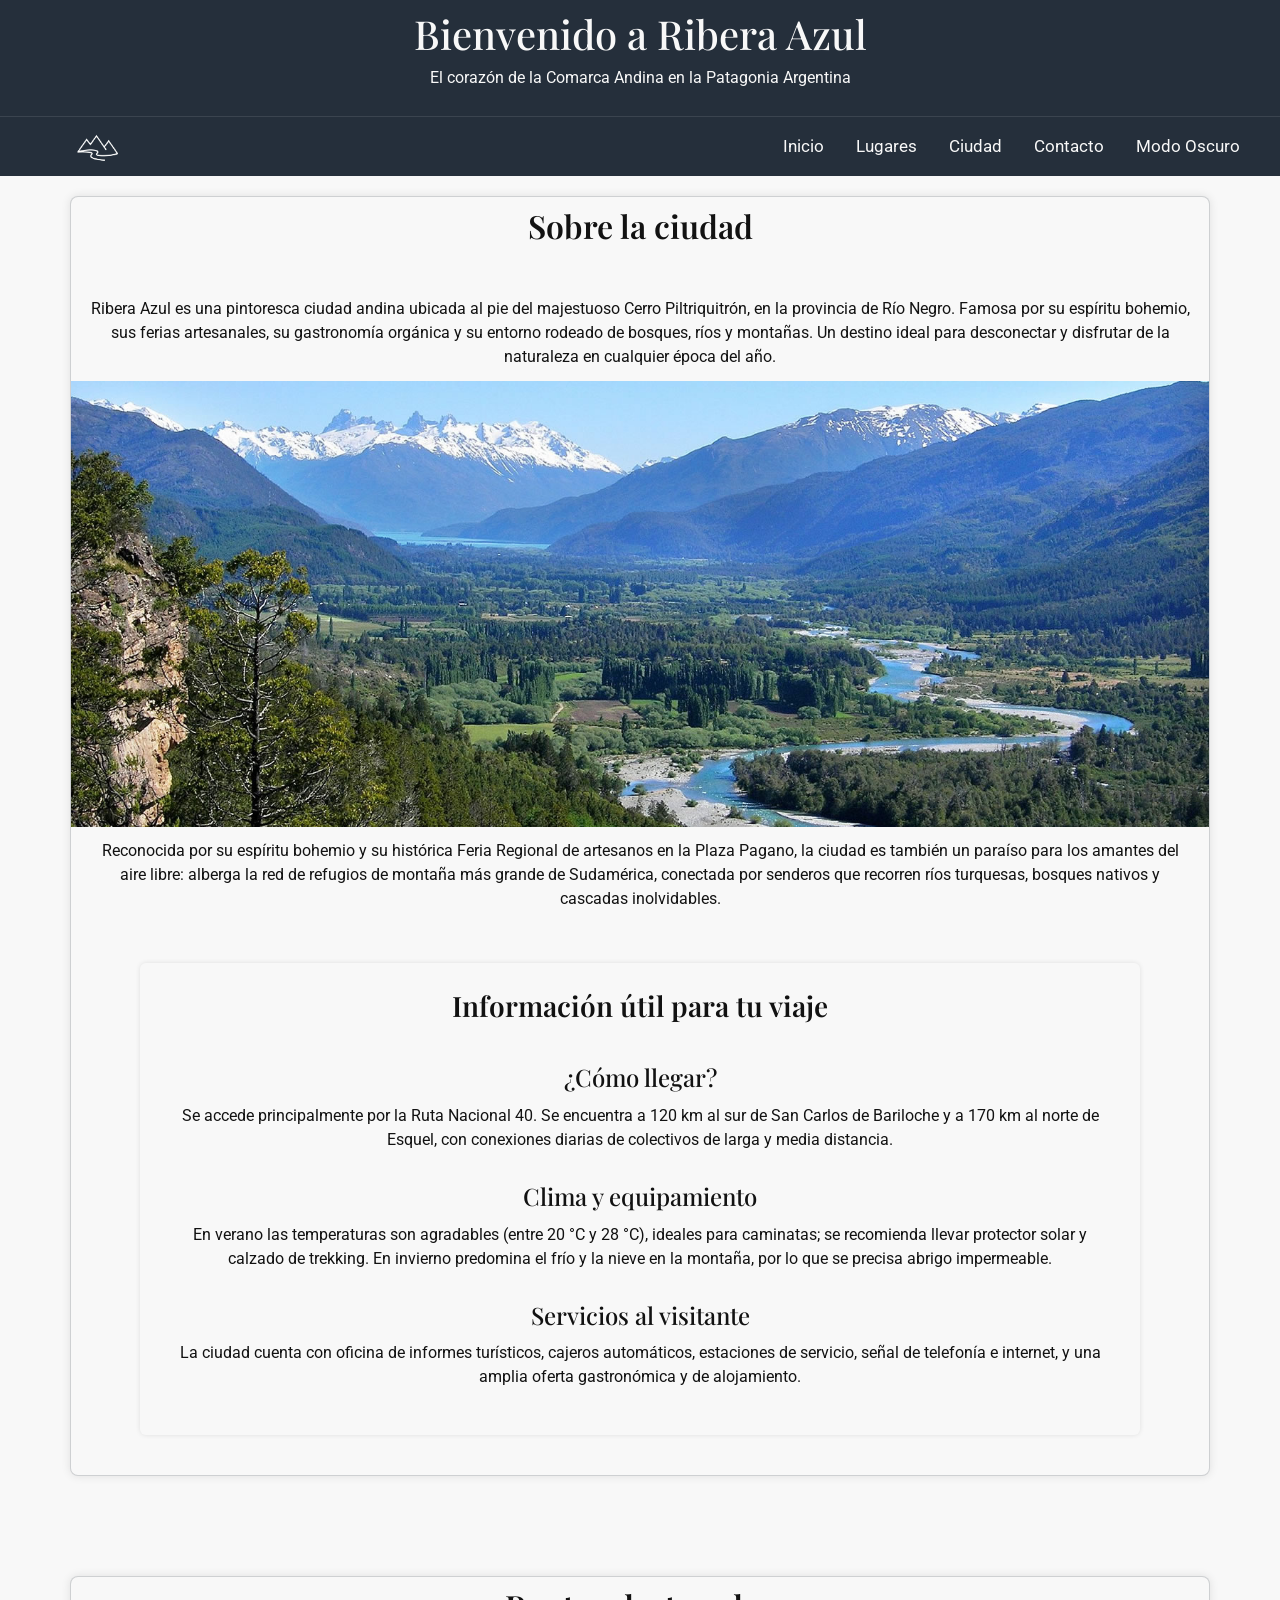
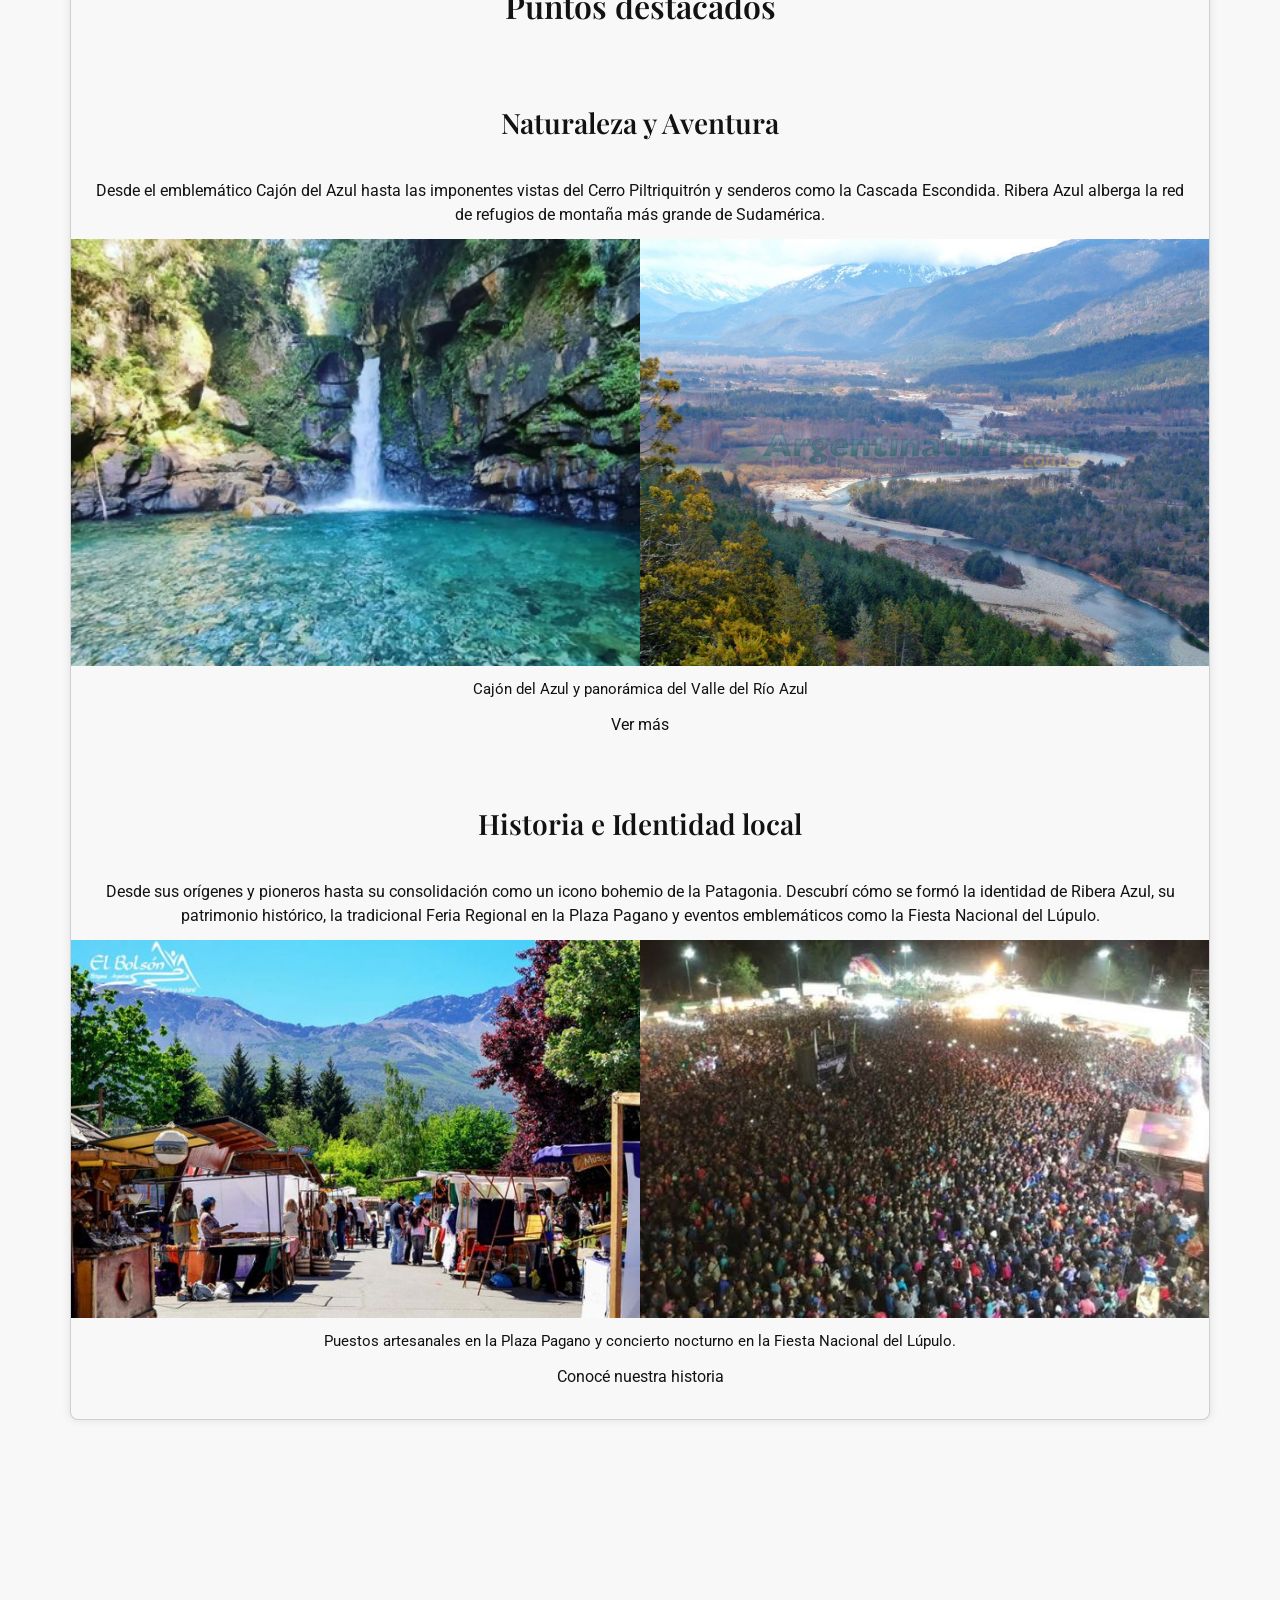
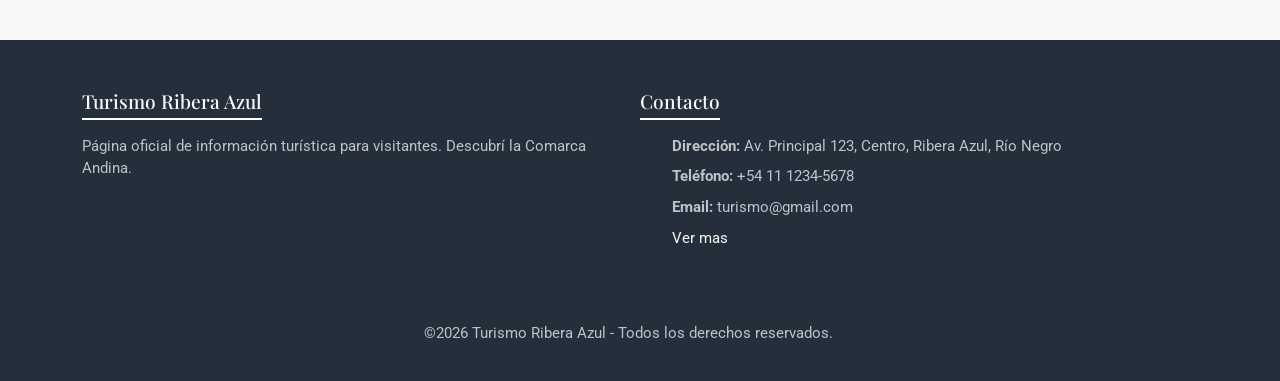
<file: index.html>
<!doctype html>
<html lang="es">
  <head>
    <meta charset="UTF-8" />
    <meta name="viewport" content="width=device-width, initial-scale=1.0" />
    <title>Ribera Azul — Turismo y Naturaleza en la Patagonia</title>
    <link href="https://cdn.jsdelivr.net/npm/bootstrap@5.3.3/dist/css/bootstrap.min.css" rel="stylesheet">
    <link rel="preconnect" href="https://fonts.googleapis.com">
    <link rel="preconnect" href="https://fonts.gstatic.com" crossorigin>
    <link href="https://fonts.googleapis.com/css2?family=Playfair+Display:wght@800&family=Roboto:wdth,wght@75..100,100..900&display=swap" rel="stylesheet">
    <link rel="icon" type="image/png" href="imagenes/favicon.png" />
    <link rel="stylesheet" href="/css/style.css" />
  </head>
  <body>
    <header>
      <h1>Bienvenido a Ribera Azul</h1>
      <p>El corazón de la Comarca Andina en la Patagonia Argentina</p>
    </header>
    <nav class="navbar navbar-expand-lg navbar-dark">
      <div class="container-fluid px-4">
      
        <a class="navbar-brand py-0" href="index.html">
          <img src="imagenes/logo_ribera_azul.png" alt="Ribera Azul" height="40" class="d-inline-block align-text-top">
        </a>

        
        <button class="navbar-toggler" type="button" data-bs-toggle="collapse" data-bs-target="#navbarNav" aria-controls="navbarNav" aria-expanded="false" aria-label="Toggle navigation">
          <span class="navbar-toggler-icon"></span>
        </button>

        
        <div class="collapse navbar-collapse justify-content-end" id="navbarNav">
          <ul class="navbar-nav align-items-lg-center">
            <li class="nav-item px-2"><a class="nav-link" href="index.html">Inicio</a></li>
            <li class="nav-item px-2"><a class="nav-link" href="lugares.html">Lugares</a></li>
            <li class="nav-item px-2"><a class="nav-link" href="ciudad.html">Ciudad</a></li>
            <li class="nav-item px-2"><a class="nav-link" href="contacto.html">Contacto</a></li>

            <li class="nav-item px-2"> <button class="nav-link" id="btn-dark-mode" type="button"> Modo Oscuro </button> </li>
          </ul>
        </div>

      </div>
    </nav>

    <main class="index-main">
      <div class="container">
        <div class="row justify-content-center">
          <div class="col-12 p-0">
            <section class="index-section">
              <h2>Sobre la ciudad</h2>
              <p>
                Ribera Azul es una pintoresca ciudad andina ubicada al pie del
                majestuoso Cerro Piltriquitrón, en la provincia de Río Negro. Famosa
                por su espíritu bohemio, sus ferias artesanales, su gastronomía
                orgánica y su entorno rodeado de bosques, ríos y montañas. Un destino
                ideal para desconectar y disfrutar de la naturaleza en cualquier época
                del año.
              </p>

              <figure class="index-figure">
                <img
                  class="image1"
                  height="500"
                  src="imagenes/index/Ribera_azul.jpg"
                  alt="Vista panorámica de un lago azul rodeado de bosques y montañas nevadas bajo un cielo despejado"
                />
              </figure>
              <p>
                Reconocida por su espíritu bohemio y su histórica Feria Regional de
                artesanos en la Plaza Pagano, la ciudad es también un paraíso para los
                amantes del aire libre: alberga la red de refugios de montaña más
                grande de Sudamérica, conectada por senderos que recorren ríos
                turquesas, bosques nativos y cascadas inolvidables.
              </p>
              <aside>
                <h3>Información útil para tu viaje</h3>

                <article>
                  <h4>¿Cómo llegar?</h4>
                  <p>
                    Se accede principalmente por la Ruta Nacional 40. Se encuentra a
                    120 km al sur de San Carlos de Bariloche y a 170 km al norte de
                    Esquel, con conexiones diarias de colectivos de larga y media
                    distancia.
                  </p>
                </article>

                <article>
                  <h4>Clima y equipamiento</h4>
                  <p>
                    En verano las temperaturas son agradables (entre 20 °C y 28 °C),
                    ideales para caminatas; se recomienda llevar protector solar y
                    calzado de trekking. En invierno predomina el frío y la nieve en
                    la montaña, por lo que se precisa abrigo impermeable.
                  </p>
                </article>

                <article>
                  <h4>Servicios al visitante</h4>
                  <p>
                    La ciudad cuenta con oficina de informes turísticos, cajeros
                    automáticos, estaciones de servicio, señal de telefonía e
                    internet, y una amplia oferta gastronómica y de alojamiento.
                  </p>
                </article>
              </aside>
            </section>

            <section class="index-section">
              <h2>Puntos destacados</h2>

              <article>
                <h3>Naturaleza y Aventura</h3>

                <p>
                  Desde el emblemático Cajón del Azul hasta las imponentes vistas del
                  Cerro Piltriquitrón y senderos como la Cascada Escondida. Ribera
                  Azul alberga la red de refugios de montaña más grande de Sudamérica.
                </p>

                <figure class="index-figure2">
                  <img
                    src="imagenes/index/caja-azul.jpg"
                    alt="Cascada y piletón de agua turquesa en el Cajón del Azul, El Bolsón"
                  />
                  <img
                    src="imagenes/index/montaña.jpg"
                    alt="Paisaje del valle de El Bolsón con montañas y río serpentante"
                  />
                  <figcaption>
                    Cajón del Azul y panorámica del Valle del Río Azul
                  </figcaption>
                </figure>
                <a href="lugares.html">Ver más</a>
              </article>

              <article>
                <h3>Historia e Identidad local</h3>
                <p>
                  Desde sus orígenes y pioneros hasta su consolidación como un icono
                  bohemio de la Patagonia. Descubrí cómo se formó la identidad de Ribera
                  Azul, su patrimonio histórico, la tradicional Feria Regional en la Plaza
                  Pagano y eventos emblemáticos como la Fiesta Nacional del Lúpulo.
                </p>

                <figure class="index-figure2">
                  <img
                    src="imagenes/index/feria-regional.jpg"
                    alt="Puestos de la Feria Regional de El Bolsón al aire libre con montañas de fondo"
                  />
                  <img
                    src="imagenes/index/fiesta-del-lupulo.jpg"
                    alt="Concierto nocturno masivo en la Fiesta Nacional del Lúpulo en El Bolsón"
                  />
                  <figcaption>
                    Puestos artesanales en la Plaza Pagano y concierto nocturno en la
                    Fiesta Nacional del Lúpulo.
                  </figcaption>
                </figure>

                <a href="ciudad.html">Conocé nuestra historia</a>
              </article>
            </section>
          </div>
        </div>
      </div>
    </main>

    <footer>
      <div class="container">
        <div class="row">
          <section class="col-12 col-md-6">
            <h4>Turismo Ribera Azul</h4>
            <p>Página oficial de información turística para visitantes. Descubrí la Comarca Andina.</p>
          </section>

          <section class="col-12 col-md-6">
            <h4>Contacto</h4>
            <ul>
              <li><strong>Dirección:</strong> Av. Principal 123, Centro, Ribera Azul, Río Negro</li>
              <li><strong>Teléfono:</strong> +54 11 1234-5678</li>
              <li><strong>Email:</strong> turismo@gmail.com</li>
              <li><a href="contacto.html">Ver mas</a></li>
            </ul>
          </section>
        </div>

        <div class="row mt-3">
          <div class="col-12 text-center">
            <p>&copy;2026 Turismo Ribera Azul - Todos los derechos reservados.</p>
          </div>
        </div>
      </div>
    </footer>
    <!-- JS de Bootstrap -->
    <script src="https://cdn.jsdelivr.net/npm/bootstrap@5.3.3/dist/js/bootstrap.bundle.min.js"></script>
    <script src="js/main.js"></script>
  </body>
</html>
</file>
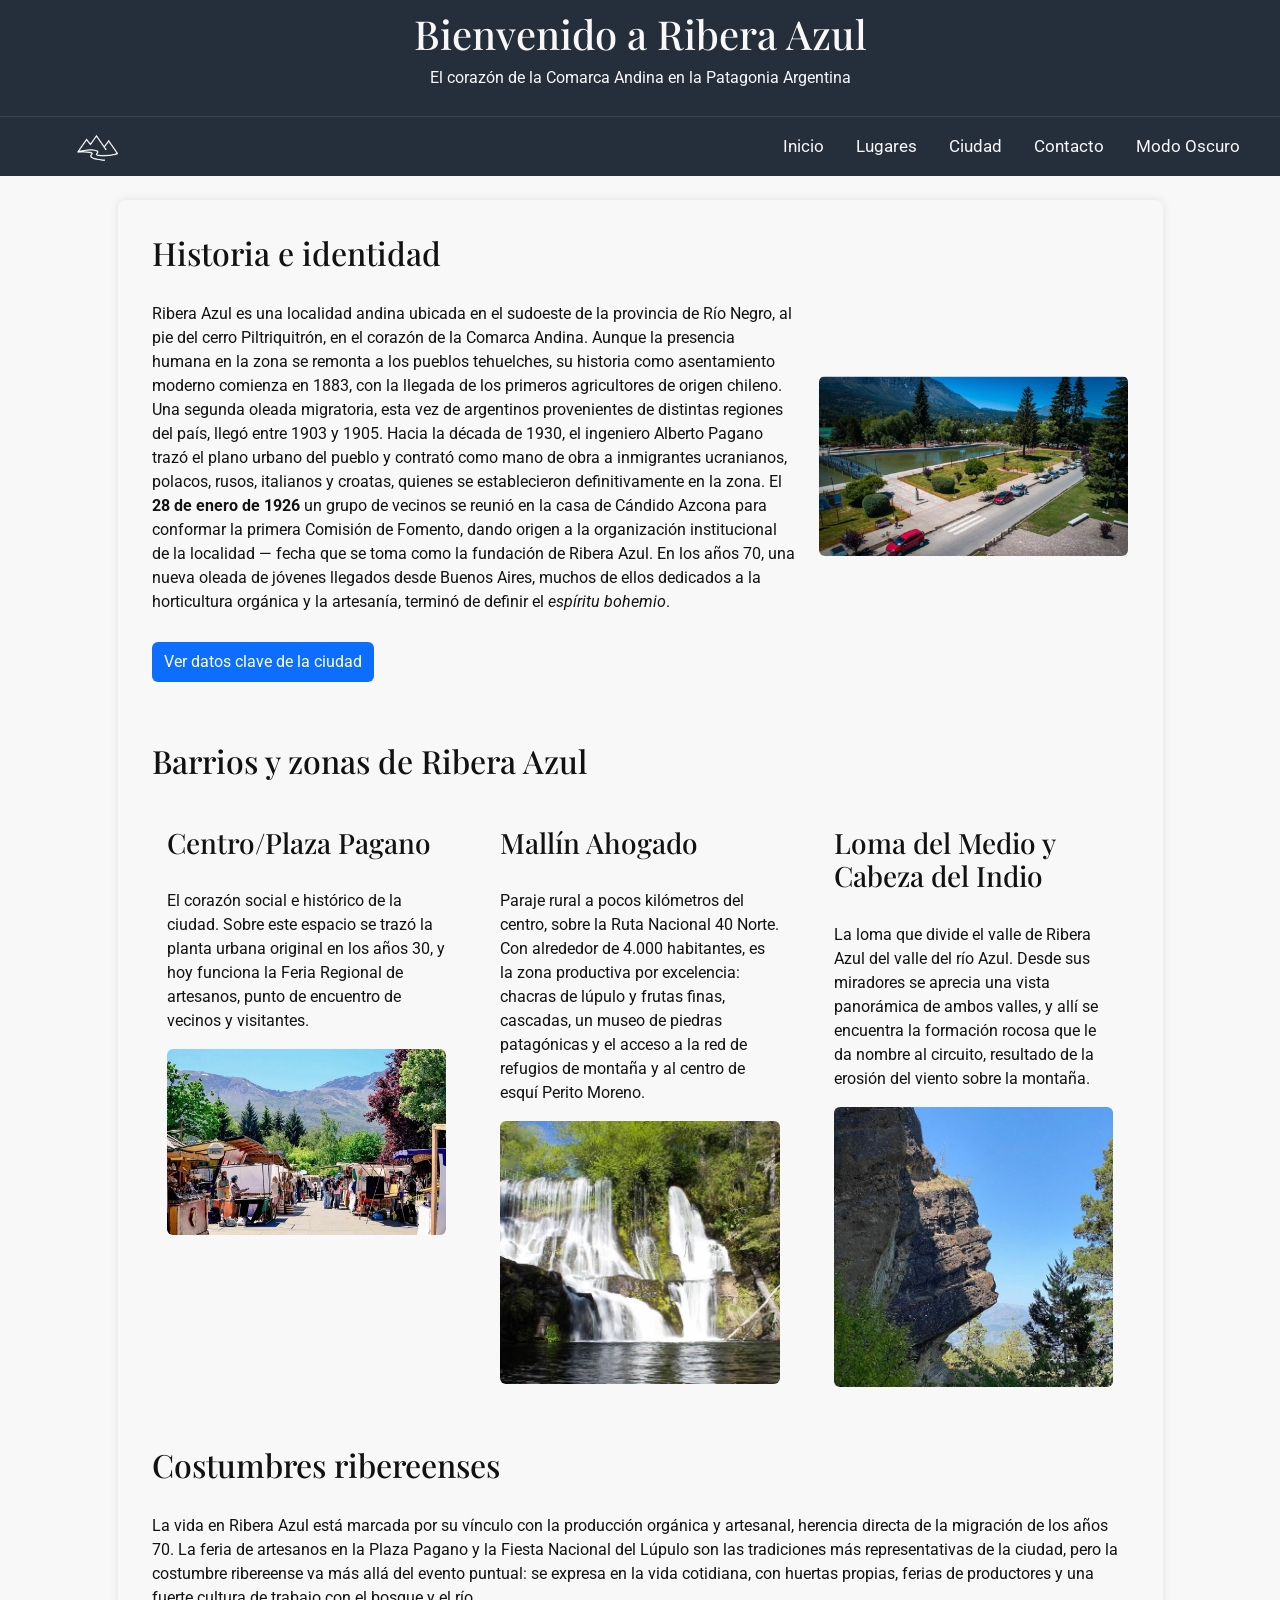
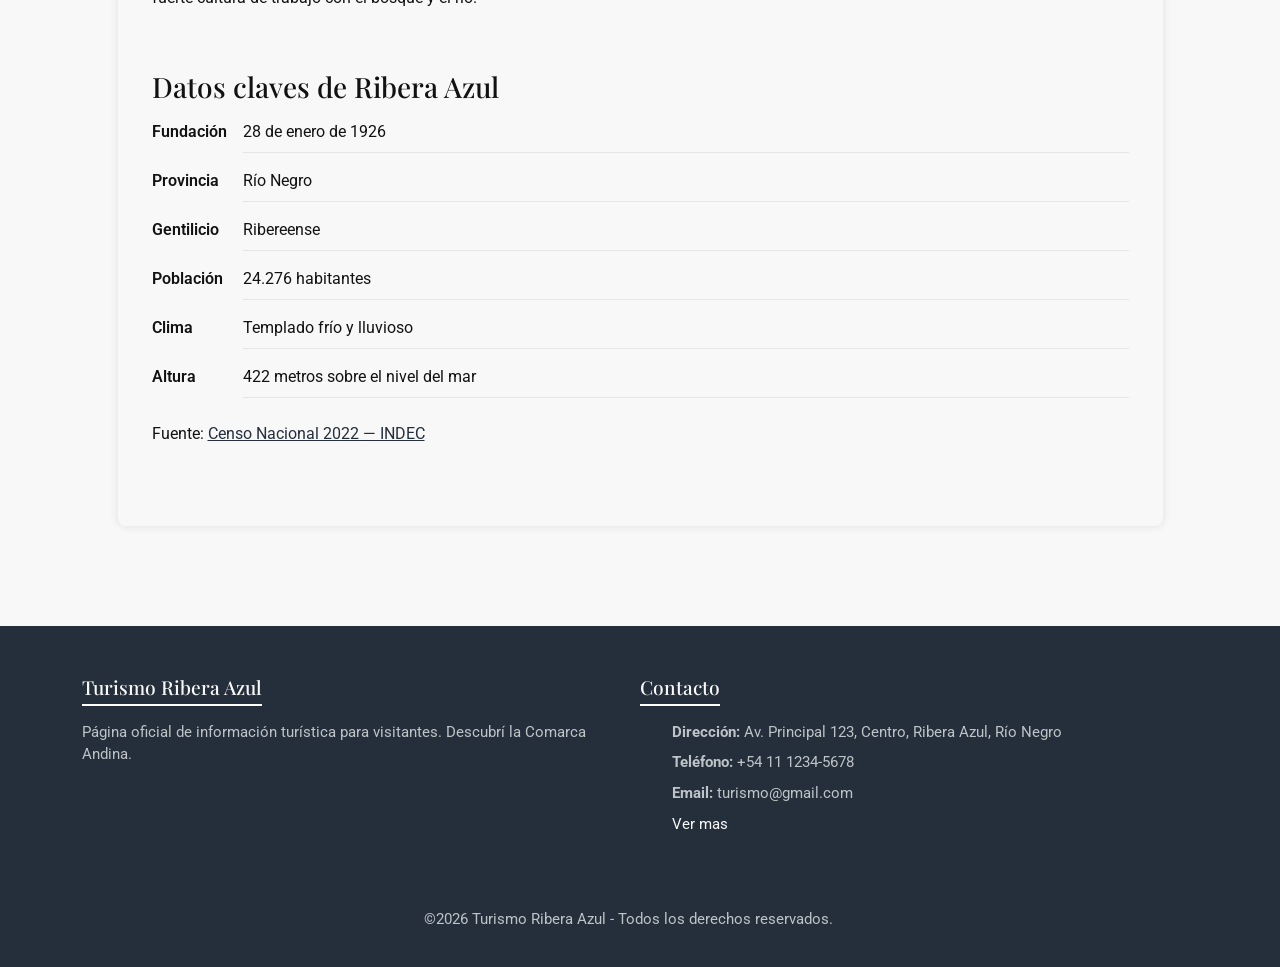
<file: ciudad.html>
<!doctype html>
<html lang="es">
  <head>
    <meta charset="UTF-8" />
    <meta name="viewport" content="width=device-width, initial-scale=1.0" />
    <title>Ribera Azul — Historia e identidad</title>
    <link href="https://cdn.jsdelivr.net/npm/bootstrap@5.3.3/dist/css/bootstrap.min.css" rel="stylesheet">
    <link rel="preconnect" href="https://fonts.googleapis.com">
    <link rel="preconnect" href="https://fonts.gstatic.com" crossorigin>
    <link href="https://fonts.googleapis.com/css2?family=Playfair+Display:wght@800&family=Roboto:wdth,wght@75..100,100..900&display=swap" rel="stylesheet">
    <link rel="icon" type="image/png" href="imagenes/favicon.png" />
    <link rel="stylesheet" href="/css/style.css" />
  </head>
  <body>
    <header>
      <h1>Bienvenido a Ribera Azul</h1>
      <p>El corazón de la Comarca Andina en la Patagonia Argentina</p>
    </header>

    <nav class="navbar navbar-expand-lg navbar-dark">
      <div class="container-fluid px-4">
      
        <a class="navbar-brand py-0" href="index.html">
          <img src="imagenes/logo_ribera_azul.png" alt="Ribera Azul" height="40" class="d-inline-block align-text-top">
        </a>

        
        <button class="navbar-toggler" type="button" data-bs-toggle="collapse" data-bs-target="#navbarNav" aria-controls="navbarNav" aria-expanded="false" aria-label="Toggle navigation">
          <span class="navbar-toggler-icon"></span>
        </button>

        
        <div class="collapse navbar-collapse justify-content-end" id="navbarNav">
          <ul class="navbar-nav align-items-lg-center">
            <li class="nav-item px-2"><a class="nav-link" href="index.html">Inicio</a></li>
            <li class="nav-item px-2"><a class="nav-link" href="lugares.html">Lugares</a></li>
            <li class="nav-item px-2"><a class="nav-link" href="ciudad.html">Ciudad</a></li>
            <li class="nav-item px-2"><a class="nav-link" href="contacto.html">Contacto</a></li>

            <li class="nav-item px-2"> <button class="nav-link" id="btn-dark-mode" type="button"> Modo Oscuro </button> </li>
          </ul>
        </div>

      </div>
    </nav>

    <main class="container my-4">
      <div class="row justify-content-center">
        <div class="col-12 col-xl-11 ciudad-contenedor p-3 p-lg-4">
          
          <section id="ciudad-historia" class="row g-4 align-items-center mb-4">
            <div class="col-12 col-lg-8">
              <h2>Historia e identidad</h2>
              <p>
                Ribera Azul es una localidad andina ubicada en el sudoeste de la
                provincia de Río Negro, al pie del cerro Piltriquitrón, en el
                corazón de la Comarca Andina. Aunque la presencia humana en la
                zona se remonta a los pueblos tehuelches, su historia como
                asentamiento moderno comienza en 1883, con la llegada de los
                primeros agricultores de origen chileno. Una segunda oleada
                migratoria, esta vez de argentinos provenientes de distintas
                regiones del país, llegó entre 1903 y 1905. Hacia la década de
                1930, el ingeniero Alberto Pagano trazó el plano urbano del pueblo
                y contrató como mano de obra a inmigrantes ucranianos, polacos,
                rusos, italianos y croatas, quienes se establecieron
                definitivamente en la zona. El
                <strong>28 de enero de 1926</strong> un grupo de vecinos se reunió
                en la casa de Cándido Azcona para conformar la primera Comisión de
                Fomento, dando origen a la organización institucional de la
                localidad — fecha que se toma como la fundación de Ribera Azul. En
                los años 70, una nueva oleada de jóvenes llegados desde Buenos
                Aires, muchos de ellos dedicados a la horticultura orgánica y la
                artesanía, terminó de definir el <em>espíritu bohemio</em>.
              </p>
              <p><a href="#datos-clave" class="btn btn-primary">Ver datos clave de la ciudad</a></p>
            </div>
            <figure class="col-12 col-lg-4 mb-0">
              <img
                class="img-fluid rounded w-100"
                src="imagenes/Ciudad/plaza-pagano.jpg"
                alt="Plaza Pagano en el centro de Ribera Azul"
              >
            </figure>
          </section>

          <section id="barrios-contenedor" class="mb-4">
            <h2>Barrios y zonas de Ribera Azul</h2>
            <div class="row g-4">
              <div class="col-12 col-lg-4">
                <article class="h-100">
                  <h3>Centro/Plaza Pagano</h3>
                  <p>
                    El corazón social e histórico de la ciudad. Sobre este espacio
                    se trazó la planta urbana original en los años 30, y hoy
                    funciona la Feria Regional de artesanos, punto de encuentro de
                    vecinos y visitantes.
                  </p>
                  <figure class="mb-0">
                    <img
                      class="img-fluid rounded w-100"
                      src="imagenes/Ciudad/feria-ribera-azul.jpg"
                      alt="Vista de la Feria Regional de artesanos en Ribera Azul"
                    >
                  </figure>
                </article>
              </div>

              <div class="col-12 col-lg-4">
                <article class="h-100">
                  <h3>Mallín Ahogado</h3>
                  <p>
                    Paraje rural a pocos kilómetros del centro, sobre la Ruta
                    Nacional 40 Norte. Con alrededor de 4.000 habitantes, es la zona
                    productiva por excelencia: chacras de lúpulo y frutas finas,
                    cascadas, un museo de piedras patagónicas y el acceso a la red
                    de refugios de montaña y al centro de esquí Perito Moreno.
                  </p>
                  <figure class="mb-0">
                    <img
                      class="img-fluid rounded w-100"
                      src="imagenes/Ciudad/mallin-ahogado.jpeg"
                      alt="Vista del paraje rural Mallín Ahogado, en Ribera Azul"
                    >
                  </figure>
                </article>
              </div>

              <div class="col-12 col-lg-4">
                <article class="h-100">
                  <h3>Loma del Medio y Cabeza del Indio</h3>
                  <p>
                    La loma que divide el valle de Ribera Azul del valle del río
                    Azul. Desde sus miradores se aprecia una vista panorámica de
                    ambos valles, y allí se encuentra la formación rocosa que le da
                    nombre al circuito, resultado de la erosión del viento sobre la
                    montaña.
                  </p>
                  <figure class="mb-0">
                    <img
                      class="img-fluid rounded w-100"
                      src="imagenes/Ciudad/cabeza-del-indio.jpg"
                      alt="Vista de la formación rocosa Cabeza del Indio, en Ribera Azul"
                    >
                  </figure>
                </article>
              </div>
            </div>
          </section>

          <section class="mb-4">
            <h2>Costumbres ribereenses</h2>
            <p>
              La vida en Ribera Azul está marcada por su vínculo con la producción
              orgánica y artesanal, herencia directa de la migración de los años
              70. La feria de artesanos en la Plaza Pagano y la Fiesta Nacional
              del Lúpulo son las tradiciones más representativas de la ciudad,
              pero la costumbre ribereense va más allá del evento puntual: se
              expresa en la vida cotidiana, con huertas propias, ferias de
              productores y una fuerte cultura de trabajo con el bosque y el río.
            </p>
          </section>

          <aside id="datos-clave">
            <h3>Datos claves de Ribera Azul</h3>
            <dl>
              <dt>Fundación</dt>
              <dd>28 de enero de 1926</dd>
              <dt>Provincia</dt>
              <dd>Río Negro</dd>
              <dt>Gentilicio</dt>
              <dd>Ribereense</dd>
              <dt>Población</dt>
              <dd>24.276 habitantes</dd>
              <dt>Clima</dt>
              <dd>Templado frío y lluvioso</dd>
              <dt>Altura</dt>
              <dd>422 metros sobre el nivel del mar</dd>
            </dl>
            <p>
              Fuente:
              <a
                href="https://censo.gob.ar/index.php/datos_definitivos_rionegro/"
                target="_blank"
                rel="noopener noreferrer"
                >Censo Nacional 2022 — INDEC</a
              >
            </p>
          </aside>

        </div>
      </div>
    </main>

    <footer>
      <div class="container">
        <div class="row">
              <section class="col-12 col-md-6">
                <h4>Turismo Ribera Azul</h4>
                <p>Página oficial de información turística para visitantes. Descubrí la Comarca Andina.</p>
              </section>

              <section class="col-12 col-md-6">
                <h4>Contacto</h4>
                  <ul>
                    <li><strong>Dirección:</strong> Av. Principal 123, Centro, Ribera Azul, Río Negro</li>
                    <li><strong>Teléfono:</strong> +54 11 1234-5678</li>
                    <li><strong>Email:</strong> turismo@gmail.com</li>
                    <li><a href="contacto.html">Ver mas</a></li>
                  </ul>
              </section>
        </div>
          <div class="row mt-3">
            <div class="col-12 text-center">
              <p>&copy;2026 Turismo Ribera Azul - Todos los derechos reservados.</p>
            </div>
          </div>
      </div>
    </footer>
    <script src="https://cdn.jsdelivr.net/npm/bootstrap@5.3.3/dist/js/bootstrap.bundle.min.js"></script>
    <script src="js/main.js"></script>
  </body> 
</html>
</file>
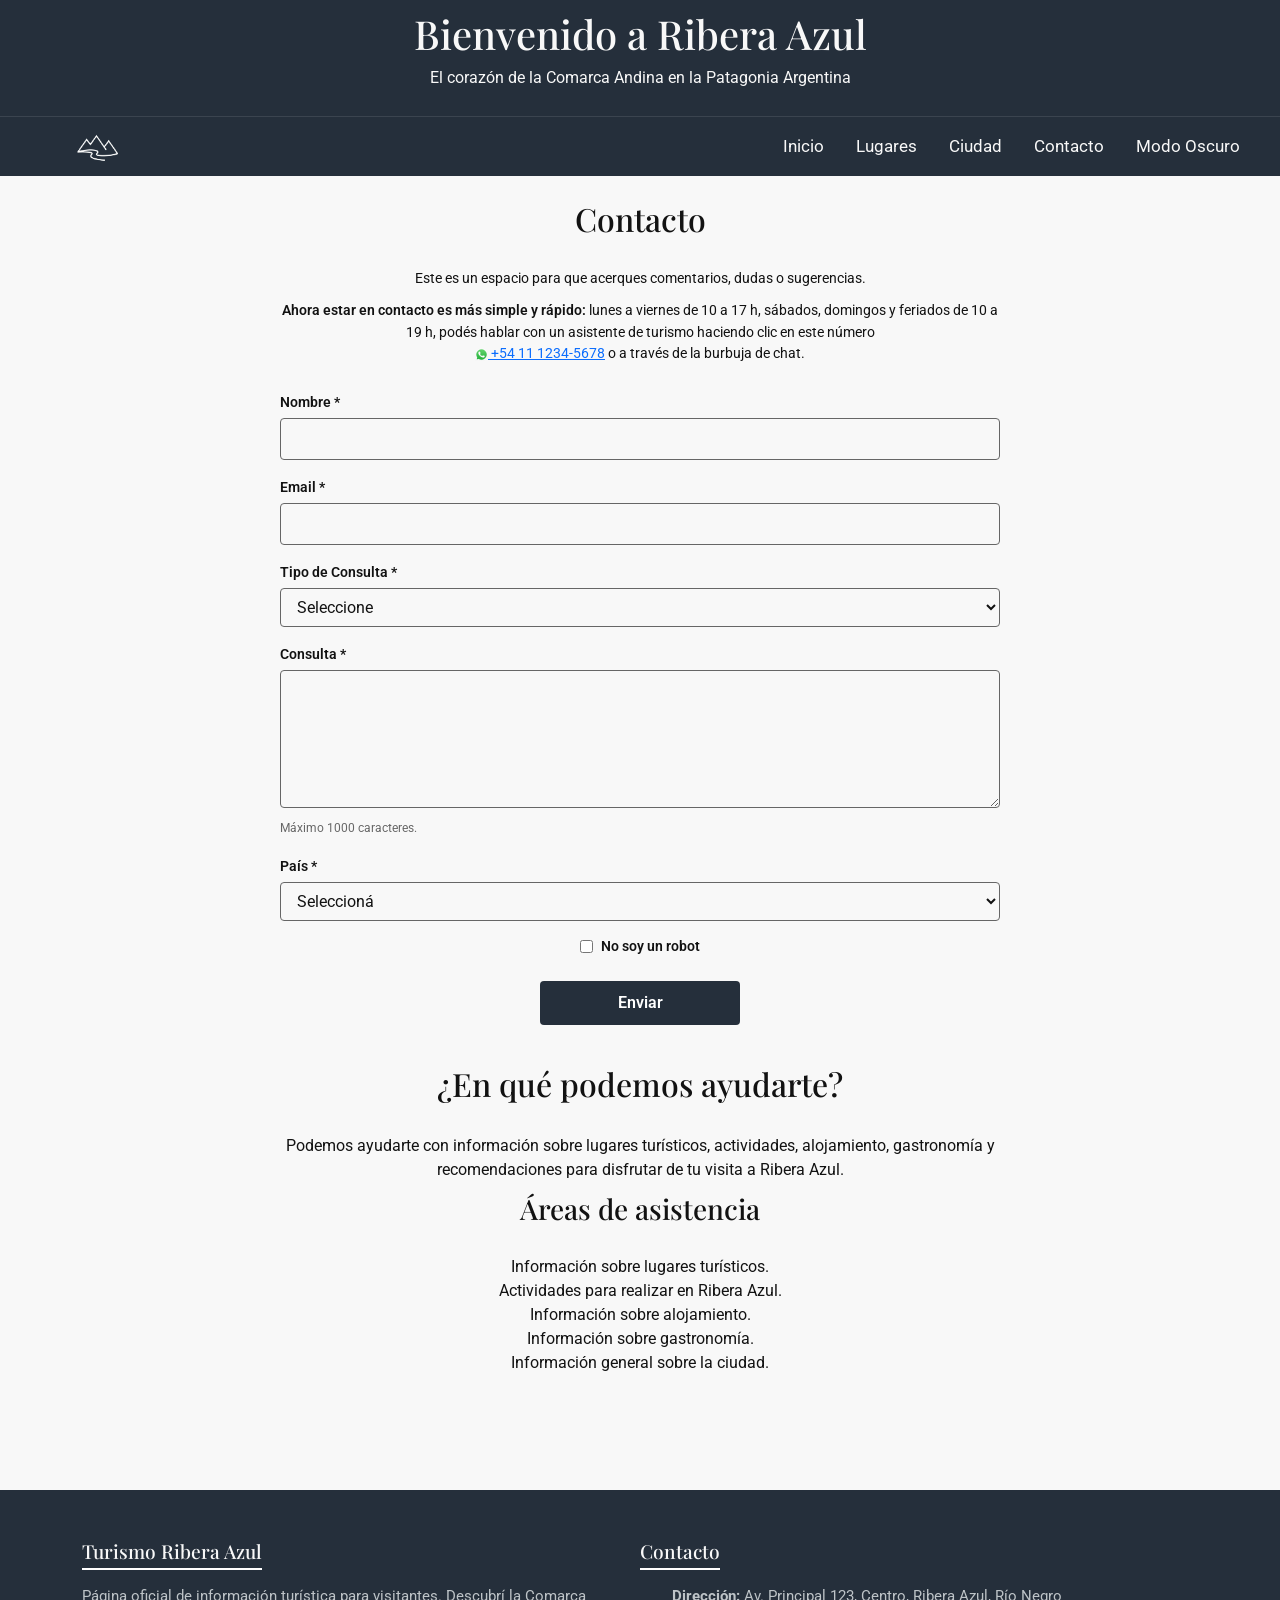
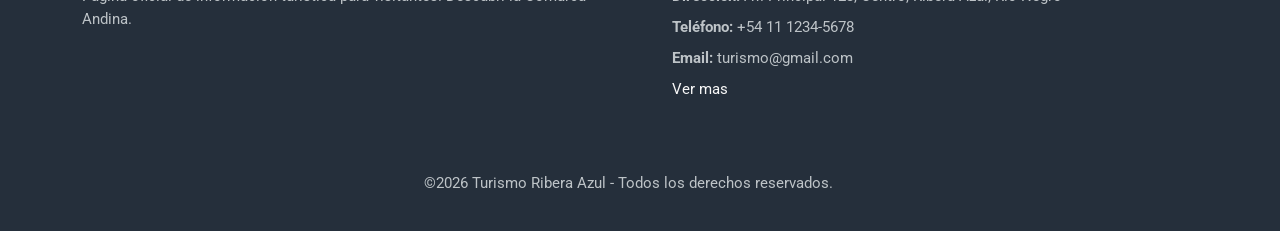
<file: contacto.html>
<!DOCTYPE html>
<html lang="es">
<head>
    <!-- Configuración general de la página. -->
    <meta charset="UTF-8">
    <meta name="viewport" content="width=device-width, initial-scale=1.0">
    <meta name="description" content="Contactate con la oficina de turismo de Ribera Azul para realizar consultas, sugerencias y obtener información turística.">
    <title>Contacto | Sitio oficial de turismo de Ribera Azul</title>
    
    <!-- Bootstrap 5 CSS -->
    <link href="https://cdn.jsdelivr.net/npm/bootstrap@5.3.3/dist/css/bootstrap.min.css" rel="stylesheet">
    
    <link rel="preconnect" href="https://fonts.googleapis.com">
    <link rel="preconnect" href="https://fonts.gstatic.com" crossorigin>
    <link href="https://fonts.googleapis.com/css2?family=Playfair+Display:wght@800&family=Roboto:wdth,wght@75..100,100..900&display=swap" rel="stylesheet">
    <link rel="icon" type="image/png" href="imagenes/favicon.png" />
    <link rel="stylesheet" href="/css/style.css" />
</head>
<body>

    <header>
      <h1>Bienvenido a Ribera Azul</h1>
      <p>El corazón de la Comarca Andina en la Patagonia Argentina</p>
    </header>

<nav class="navbar navbar-expand-lg navbar-dark">
      <div class="container-fluid px-4">
      
        <a class="navbar-brand py-0" href="index.html">
          <img src="imagenes/logo_ribera_azul.png" alt="Ribera Azul" height="40" class="d-inline-block align-text-top">
        </a>

        
        <button class="navbar-toggler" type="button" data-bs-toggle="collapse" data-bs-target="#navbarNav" aria-controls="navbarNav" aria-expanded="false" aria-label="Toggle navigation">
          <span class="navbar-toggler-icon"></span>
        </button>

        
        <div class="collapse navbar-collapse justify-content-end" id="navbarNav">
          <ul class="navbar-nav align-items-lg-center">
            <li class="nav-item px-2"><a class="nav-link" href="index.html">Inicio</a></li>
            <li class="nav-item px-2"><a class="nav-link" href="lugares.html">Lugares</a></li>
            <li class="nav-item px-2"><a class="nav-link" href="ciudad.html">Ciudad</a></li>
            <li class="nav-item px-2"><a class="nav-link" href="contacto.html">Contacto</a></li>

            <li class="nav-item px-2"> <button class="nav-link" id="btn-dark-mode" type="button"> Modo Oscuro </button> </li>
          </ul>
        </div>

      </div>
    </nav>

    <main class="container my-4">
        <div class="row justify-content-center">
            <div class="col-12 col-md-10 col-lg-8">
                <section class="seccion-contacto">
                    <!-- Información de contacto y formulario para consultas. -->
                    <h2>Contacto</h2>
                    <p>Este es un espacio para que acerques comentarios, dudas o sugerencias.</p>
                    <p><strong>Ahora estar en contacto es más simple y rápido:</strong> lunes a viernes de 10 a 17 h, sábados, domingos y feriados de 10 a 19 h, podés hablar con un asistente de turismo haciendo clic en este número
                        <a id="icono-whatsapp" href="https://wa.me/5491150500147" target="_blank" rel="noopener noreferrer"><br><img src="imagenes/Contacto/-icon-wapp.png" alt="WhatsApp" width="13" height="13"> +54 11 1234-5678</a>
                        o a través de la burbuja de chat.
                    </p>

                    <form action="#" method="post">
                        <div>
                            <label for="nombre">Nombre *</label><br>
                            <input type="text" id="nombre" name="nombre" autocomplete="name" required>
                        </div>

                        <div>
                            <label for="email">Email *</label><br>
                            <input type="email" id="email" name="email" autocomplete="email" required>
                        </div>

                        <div>
                            <label for="tipo_consulta">Tipo de Consulta *</label><br>
                            <select id="tipo_consulta" name="tipo_consulta" required>
                                <option value="">Seleccione</option>
                                <option value="general">General</option>
                                <option value="turismo">Información turística</option>
                                <option value="lugares">Información sobre lugares</option>
                                <option value="alojamiento">Alojamiento</option>
                                <option value="sugerencia">Sugerencia</option>
                                <option value="otro">Otro</option>
                            </select>
                        </div>

                        <div>
                            <label for="consulta">Consulta *</label><br>
                            <textarea id="consulta" name="consulta" rows="5" maxlength="1000" required></textarea>
                            <small>Máximo 1000 caracteres.</small>
                        </div>

                        <div>
                            <label for="pais">País *</label><br>
                            <select id="pais" name="pais" required>
                                <option value="">Seleccioná</option>
                                <optgroup label="Países cercanos">
                                    <option value="ar">Argentina</option>
                                    <option value="br">Brasil</option>
                                    <option value="cl">Chile</option>
                                    <option value="uy">Uruguay</option>
                                </optgroup>
                                <optgroup label="Otros países">
                                    <option value="us">Estados Unidos</option>
                                    <option value="uk">Reino Unido</option>
                                    <option value="fr">Francia</option>
                                    <option value="de">Alemania</option>
                                    <option value="es">España</option>
                                    <option value="it">Italia</option>
                                    <option value="otro">Otro</option>
                                </optgroup>
                            </select>
                        </div>

                        <div>
                            <input type="checkbox" id="recaptcha" name="recaptcha" required>
                            <label for="recaptcha">No soy un robot</label>
                        </div>

                        <div>
                            <button type="submit">Enviar</button>
                        </div>
                    </form>
                </section>

               <section class="seccion-ayuda"> 
                    <h2>¿En qué podemos ayudarte?</h2> 
                    <p>Podemos ayudarte con información sobre lugares turísticos, actividades, alojamiento, gastronomía y recomendaciones para disfrutar de tu visita a Ribera Azul.</p>
                    <h3>Áreas de asistencia</h3>
                        <ul>
                            <li>Información sobre lugares turísticos.</li>
                            <li>Actividades para realizar en Ribera Azul.</li>
                            <li>Información sobre alojamiento.</li>
                            <li>Información sobre gastronomía.</li>
                            <li>Información general sobre la ciudad.</li>
                        </ul>
                </section>
            </div>
        </div>
    </main>

    <footer>
        <div class="container">
            <div class="row">
                <section class="col-12 col-md-6">
                    <h4>Turismo Ribera Azul</h4>
                    <p>Página oficial de información turística para visitantes. Descubrí la Comarca Andina.</p>
                </section>

                <section class="col-12 col-md-6">
                    <h4>Contacto</h4>
                    <ul>
                        <li><strong>Dirección:</strong> Av. Principal 123, Centro, Ribera Azul, Río Negro</li>
                        <li><strong>Teléfono:</strong> +54 11 1234-5678</li>
                        <li><strong>Email:</strong> turismo@gmail.com</li>
                        <li><a href="contacto.html">Ver mas</a></li>
                    </ul>
                </section>
            </div>

            <div class="row mt-3">
                <div class="col-12 text-center">
                    <p>&copy;2026 Turismo Ribera Azul - Todos los derechos reservados.</p>
                </div>
            </div>
        </div>
    </footer>

    <!-- Bootstrap 5 JS Bundle -->
    <script src="https://cdn.jsdelivr.net/npm/bootstrap@5.3.3/dist/js/bootstrap.bundle.min.js"></script>
    <script src="js/main.js"></script>
</body>
</html>
</file>
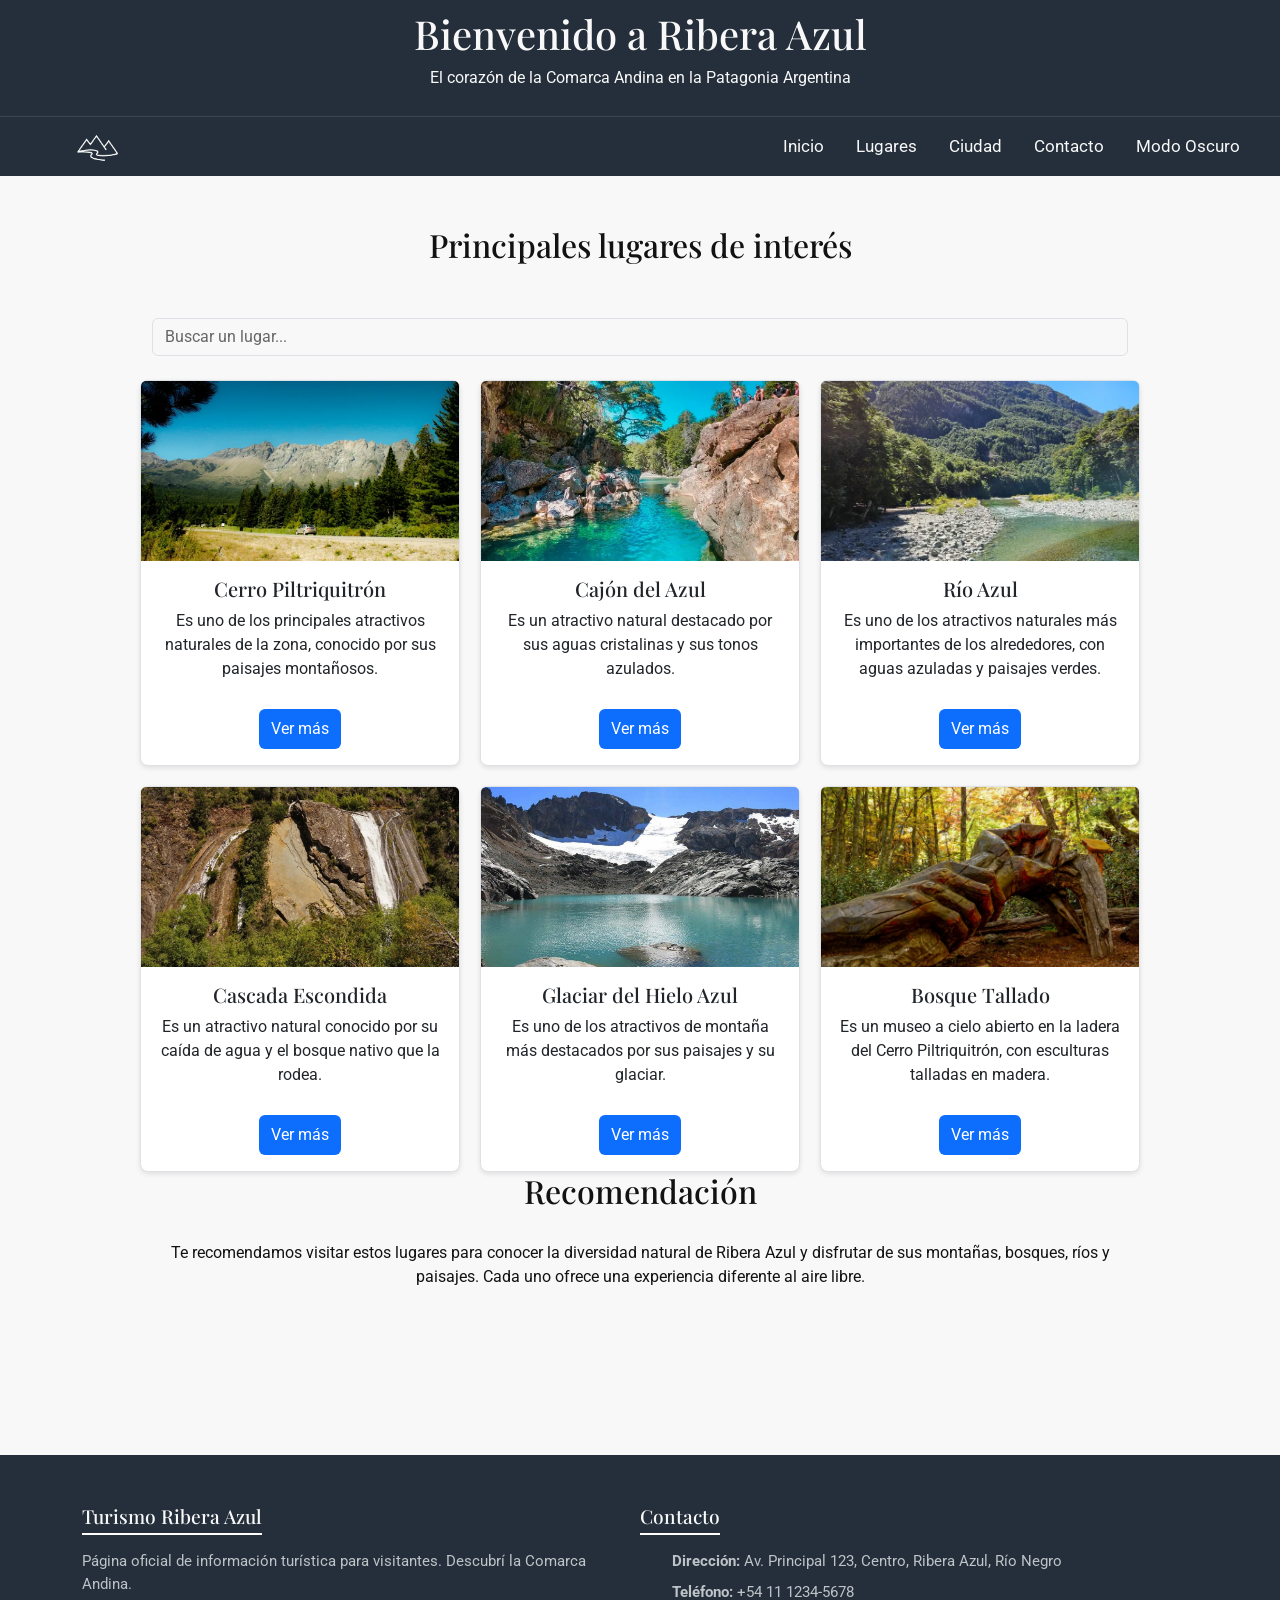
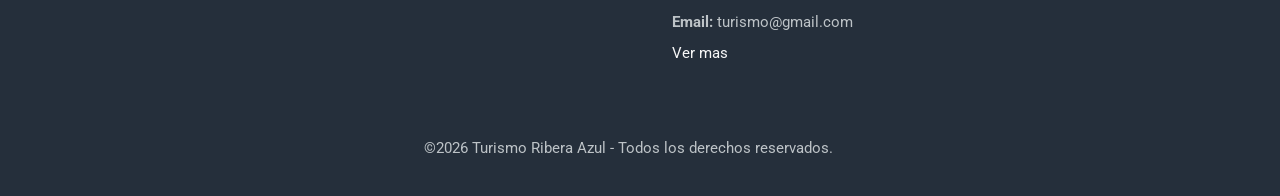
<file: lugares.html>
<!DOCTYPE html>
<html lang="es">

<head>
    <meta charset="UTF-8" />
    <meta name="viewport" content="width=device-width, initial-scale=1.0" />
    <title>Ribera Azul — Lugares Turísticos y Atractivos Naturales</title>
    <link href="https://cdn.jsdelivr.net/npm/bootstrap@5.3.3/dist/css/bootstrap.min.css" rel="stylesheet">
    <link rel="preconnect" href="https://fonts.googleapis.com">
    <link rel="preconnect" href="https://fonts.gstatic.com" crossorigin>
    <link
        href="https://fonts.googleapis.com/css2?family=Playfair+Display:wght@800&family=Roboto:wdth,wght@75..100,100..900&display=swap"
        rel="stylesheet">
    <link rel="icon" href="imagenes/favicon.png" type="image/png" />
    <!-- <link rel="stylesheet" href="style.css"> -->
    <link rel="stylesheet" href="/css/style.css">
</head>

<body>
    <header>
        <h1>Bienvenido a Ribera Azul</h1>
        <p>El corazón de la Comarca Andina en la Patagonia Argentina</p>
    </header>
    <nav class="navbar navbar-expand-lg navbar-dark">
        <div class="container-fluid px-4">

            <a class="navbar-brand py-0" href="index.html">
                <img src="imagenes/logo_ribera_azul.png" alt="Ribera Azul" height="40"
                    class="d-inline-block align-text-top">
            </a>


            <button class="navbar-toggler" type="button" data-bs-toggle="collapse" data-bs-target="#navbarNav"
                aria-controls="navbarNav" aria-expanded="false" aria-label="Toggle navigation">
                <span class="navbar-toggler-icon"></span>
            </button>


            <div class="collapse navbar-collapse justify-content-end" id="navbarNav">
                <ul class="navbar-nav align-items-lg-center">
                    <li class="nav-item px-2"><a class="nav-link" href="index.html">Inicio</a></li>
                    <li class="nav-item px-2"><a class="nav-link" href="lugares.html">Lugares</a></li>
                    <li class="nav-item px-2"><a class="nav-link" href="ciudad.html">Ciudad</a></li>
                    <li class="nav-item px-2"><a class="nav-link" href="contacto.html">Contacto</a></li>

                    <li class="nav-item px-2"> <button class="nav-link" id="btn-dark-mode" type="button"> Modo Oscuro
                        </button> </li>
                </ul>
            </div>

        </div>
    </nav>


    <main class="body">
        <section class="main">
            <section class="seccion-lugares">
                <h2>Principales lugares de interés</h2>
                <!-- Se quitó el botón duplicado de cada card; queda uno antes de .mas-info. -->
                <div class="container my-4">
                    <input type="text" id="buscador" class="form-control" placeholder="Buscar un lugar...">
                    <p id="sin-resultados" class="text-center mt-4" style="display: none;"> No se encontraron resultados para tu búsqueda.</p>
                </div>
                <div class="contenedor-cards">
                    <article class="card">
                        <img src="imagenes/lugares/cerropiltriquitron.jpg" class="card-img-top"
                            alt="Vista del Cerro Piltriquitrón y sus montañas">
                        <div class="card-body">
                            <h3 class="card-title">Cerro Piltriquitrón</h3>
                            <p class="card-text">Es uno de los principales atractivos naturales de la zona, conocido por
                                sus paisajes montañosos.</p>
                            <button class="btn" type="button">Ver más</button>
                            <p class="mas-info">El Cerro Piltriquitrón se encuentra cerca de Ribera Azul, en Río Negro,
                                y forma parte del paisaje característico de la localidad. Sus bosques y vistas
                                panorámicas permiten apreciar la combinación de la ciudad, el valle cordillerano y las
                                montañas. En sus alrededores se pueden recorrer senderos, observar el paisaje, sacar
                                fotografías y disfrutar de actividades de montaña al aire libre.</p>
                        </div>
                    </article>
                    <article class="card">
                        <img src="imagenes/lugares/cajondelazul.jpg" class="card-img-top"
                            alt="Paisaje del Cajón del Azul">
                        <div class="card-body">
                            <h3 class="card-title">Cajón del Azul</h3>
                            <p class="card-text">Es un atractivo natural destacado por sus aguas cristalinas y sus tonos
                                azulados.</p>
                            <button class="btn" type="button">Ver más</button>
                            <p class="mas-info">El Cajón del Azul se encuentra en el Área Natural Protegida Río Azul -
                                Lago Escondido, al oeste de Ribera Azul, en un sector cordillerano rodeado de bosques,
                                ríos, arroyos y montañas. Para llegar se recorren senderos a pie. Es un lugar ideal para
                                hacer trekking, acercarse al río, disfrutar de los bosques y sacar fotografías de sus
                                aguas cristalinas y paisajes.</p>
                        </div>
                    </article>
                    <article class="card">
                        <img src="imagenes/lugares/rioazul.webp" class="card-img-top" alt="Vista del Río Azul">
                        <div class="card-body">
                            <h3 class="card-title">Río Azul</h3>
                            <p class="card-text">Es uno de los atractivos naturales más importantes de los alrededores,
                                con aguas azuladas y paisajes verdes.</p>
                            <button class="btn" type="button">Ver más</button>
                            <p class="mas-info">El Río Azul recorre distintos sectores naturales de la zona de Ribera
                                Azul, en Río Negro, y está relacionado con el Área Natural Protegida Río Azul - Lago
                                Escondido. Sus aguas presentan tonos azules y turquesas entre bosques y montañas. Se
                                pueden recorrer senderos y llegar al Mirador del Río Azul para apreciar el paisaje y
                                sacar fotografías.</p>
                        </div>
                    </article>
                    <article class="card">
                        <img src="imagenes/lugares/cascadaescondida.jpg" class="card-img-top"
                            alt="Vista de la Cascada Escondida">
                        <div class="card-body">
                            <h3 class="card-title">Cascada Escondida</h3>
                            <p class="card-text">Es un atractivo natural conocido por su caída de agua y el bosque
                                nativo que la rodea.</p>
                            <button class="btn" type="button">Ver más</button>
                            <p class="mas-info">La Cascada Escondida está en los alrededores de Ribera Azul, Río Negro,
                                y tiene una caída de agua de unos 30 metros rodeada de bosque nativo. Se llega caminando
                                por senderos entre los árboles. El recorrido permite disfrutar de la cascada desde
                                distintos puntos, observar el entorno y sacar fotografías; es una opción accesible para
                                una salida de naturaleza.</p>
                        </div>
                    </article>
                    <article class="card">
                        <img src="imagenes/lugares/glaciarhieloazul.jpg" class="card-img-top"
                            alt="Vista del Glaciar del Hielo Azul">
                        <div class="card-body">
                            <h3 class="card-title">Glaciar del Hielo Azul</h3>
                            <p class="card-text">Es uno de los atractivos de montaña más destacados por sus paisajes y
                                su glaciar.</p>
                            <button class="btn" type="button">Ver más</button>
                            <p class="mas-info">El Glaciar del Hielo Azul se encuentra a unos 1800 metros de altura, en
                                la zona cordillerana. Para llegar se realiza un extenso recorrido de montaña que
                                atraviesa bosques y sectores de altura con roca y hielo. El trekking permite disfrutar
                                del glaciar, de las vistas del ascenso y de los distintos paisajes del recorrido.</p>
                        </div>
                    </article>
                    <article class="card">
                        <img src="imagenes/lugares/bosquetallado.jpg" class="card-img-top"
                            alt="Vista del Bosque Tallado">
                        <div class="card-body">
                            <h3 class="card-title">Bosque Tallado</h3>
                            <p class="card-text">Es un museo a cielo abierto en la ladera del Cerro Piltriquitrón, con
                                esculturas talladas en madera.</p>
                            <button class="btn" type="button">Ver más</button>
                            <p class="mas-info">El Bosque Tallado está en la ladera del Cerro Piltriquitrón, cerca de
                                Ribera Azul. Tras los incendios que afectaron la zona entre 1978 y 1982, escultores
                                transformaron troncos de lengas en obras de arte desde 1998. Se puede recorrer el
                                sendero, observar las esculturas y disfrutar del paisaje de montaña, en una propuesta
                                que combina arte y naturaleza.</p>
                        </div>
                    </article>
                </div>
                <aside>
                    <h2>Recomendación</h2>
                    <p>Te recomendamos visitar estos lugares para conocer la diversidad natural de Ribera Azul y
                        disfrutar de sus montañas, bosques, ríos y paisajes. Cada uno ofrece una experiencia diferente
                        al aire libre.</p>
                </aside>
            </section>
        </section>
    </main>
    <footer>
        <div class="container">
            <div class="row">
                <section class="col-12 col-md-6">
                    <h4>Turismo Ribera Azul</h4>
                    <p>Página oficial de información turística para visitantes. Descubrí la Comarca Andina.</p>
                </section>

                <section class="col-12 col-md-6">
                    <h4>Contacto</h4>
                    <ul>
                        <li><strong>Dirección:</strong> Av. Principal 123, Centro, Ribera Azul, Río Negro</li>
                        <li><strong>Teléfono:</strong> +54 11 1234-5678</li>
                        <li><strong>Email:</strong> turismo@gmail.com</li>
                        <li><a href="contacto.html">Ver mas</a></li>
                    </ul>
                </section>
            </div>

            <div class="row mt-3">
                <div class="col-12 text-center">
                    <p>&copy;2026 Turismo Ribera Azul - Todos los derechos reservados.</p>
                </div>
            </div>
        </div>
    </footer>
    <!-- Se quitó el onclick inline de las cards y se centralizó su comportamiento en un único script. -->
    <script src="https://cdn.jsdelivr.net/npm/bootstrap@5.3.3/dist/js/bootstrap.bundle.min.js"></script>
    <script src="js/main.js"></script>
</body>

</html>
</file>
<file: css/style.css>
* {
  padding: 0;
  margin: 0;
  box-sizing: border-box;
}

:root {
  --color-bg-dark: #252f3b;
  --color-bg-light: #f8f8f8;
  --dark--color-text: #121212;
  --light-color-text: #f8f8f8;
  --color-text-muted: #666666;
  --nav-color-text:#f8f8f8;
  --footer-color-text:#bdc3c7;
  --fuente-titulos: "Playfair Display", serif;
  --fuente-texto: "Roboto", sans-serif;

}

.modo-oscuro{
  --color-bg-light: #121212;
  --dark--color-text: #f8f8f8;
  --light-color-text: #121212;
  --color-text-muted: #c4c4c4;
}

/* Bootstrap - personalizaciones */
.btn-primary {
  background-color: var(--color-bg-dark);
  border-color: var(--color-bg-dark);
  color: var(--light-color-text);
  transition: background-color 0.3s ease, filter 0.3s ease;
}

.btn-primary:hover {
  background-color: var(--color-bg-dark);
  border-color: var(--color-bg-dark);
  color: var(--light-color-text);
  filter: brightness(85%);
}

/* ----------------------
    TEXTO Y TITULO
 ----------------------*/

body {
  font-family: var(--fuente-texto);
  background-color: var(--color-bg-light);
  font-size: 16px;
  line-height: 1.5;
  margin: 0;
  padding: 0;
  color:var(--dark--color-text);
}

h1,
h2,
h3,
h4 {
  font-family: var(--fuente-titulos);
  color: var(--dark--color-text);
}

/* ----------------------
    HEADER Y NAV
 ----------------------*/

header {
  background: var(--color-bg-dark);
  padding: 10px 0;
  text-align: center;
  margin: 0;
  overflow: visible; 
}
header h1{
  color: var(--nav-color-text);
}
header p{
  color: var(--nav-color-text);
}
.navbar {
  border-top: 1px solid rgba(255, 255, 255, 0.1);
  background-color: var(--color-bg-dark);
  position: sticky ;
  top: 0 ;
  z-index: 1000 ;
}

.nav-link{
  color: var(--nav-color-text);
  font-size: 1.05rem;
  border-radius: 4px;
  transition: 300ms ;
}

.nav-link:hover {
  background-color: var(--color-bg-light) ;
  color: var(--dark--color-text) ;
}

body,
html {
  width: 100%;
}



/* ----------------------
    FOOTER
 ----------------------*/
footer {
  background: var(--color-bg-dark);
  margin-top: auto;
  display: flex;
  justify-content: space-around;
  color: var(--nav-color-text);
  padding: 20px 16px;
  margin-top: 100px;
  flex-wrap: wrap;
}

footer section {
  flex: 1 1 300px;
  margin-bottom: 20px;
}

footer h4 {
  color:var(--nav-color-text);
  font-size: 1.2rem;
  margin-bottom: 15px;
  border-bottom: 2px solid #ffffff;
  display: inline-block;
  padding-bottom: 5px;
}

footer p {
  color: var(--footer-color-text);
  font-size: 0.95rem;
}

footer ul {
  list-style: none;
}

footer ul li {
  margin-bottom: 8px;
  font-size: 0.95rem;
  color: var(--footer-color-text);
}

footer ul li a {
  text-decoration: none;
  color: var(--nav-color-text);
  transition: 300ms;
  padding: 5px 0px;
}

footer ul li a:hover {
  color: var(--color-text-muted);
}

footer div {
  width: 100%;
  padding-top: 10px;
  margin-top: 10px;
  font-size: 0.85rem;
}

/* ----------------------
    FORMULARIO DE CONTACTO
 ----------------------*/

main section.seccion-contacto > p {
  text-align: center;
  font-size: 0.9rem;
  max-width: 720px;
  margin: 10px auto;
}

main section.seccion-contacto > p strong {
  font-weight: 600;
}

form {
  max-width: 720px;
  margin: 25px auto;
}

form div {
  margin-bottom: 12px;
}

form label {
  font-family: var(--fuente-texto);
  font-size: 0.85rem;
  font-weight: 600;
}

form input[type="text"],
form input[type="email"],
form select,
form textarea {
  width: 100%;
  padding: 8px 2px;
  margin-top: 4px;
  border: none;
  border-bottom: 1px solid #ccc;
  border-radius: 0;
  background-color: transparent;
  font-family: var(--fuente-texto);
  font-size: 0.9rem;
}

form textarea {
  min-height: 55px;
  resize: vertical;
}

form input:focus,
form select:focus,
form textarea:focus {
  outline: none;
  border-bottom: 1px solid var(--color-bg-dark);
}

form small {
  font-family: var(--fuente-texto);
  color: var(--color-text-muted);
  font-size: 0.75rem;
}

form input[type="checkbox"] {
  margin-right: 5px;
}

form button {
  width: 100%;
  padding: 9px;
  border: none;
  border-radius: 2px;
  background-color: #000000;
  color: var(--light-color-text);
  font-family: var(--fuente-texto);
  font-size: 0.85rem;
  font-weight: 600;
  cursor: pointer;
}

form button:hover {
  background-color: var(--color-bg-dark);
}

/* ----------------------
   SECCIONES DE CONTACTO
----------------------*/

/* Título Contacto */
.seccion-contacto > h2 {
  text-align: center;
}

/* Sección ¿En qué podemos ayudarte? */
.seccion-ayuda {
  text-align: center;
}

.seccion-ayuda p {
  max-width: 720px;
  margin: 10px auto;
}

.seccion-ayuda ul {
  list-style: none;
  padding: 0;
  margin: 15px auto;
}

/* ----------------------
    PAGINA INDEX Y LUGARES
 ----------------------*/

.index-main {
  display: flex;
  flex-direction: column;
  text-align: center;
  justify-content: center;
  padding: 20px;
}

/* ----------------------
    SECTION 1
 ----------------------*/

.index-section {
  width: 100%;             
  max-width: 1400px;       
  margin: 0 auto 100px auto; 
  align-self: center;
  text-align: center;
  display: flex;
  flex-direction: column;
  justify-content: center;
  background-color: var(--color-bg-light);
  box-shadow: 0px 0px 10px 0px rgba(0, 0, 0, 0.1);
  border-radius: 8px;
  overflow: hidden;
  border: 1px solid color-mix(in srgb, var(--color-bg-dark) 20%, transparent);
}

.index-section aside {
  width: 90%;          
  max-width: 1000px;   
  align-self: center;
  padding: 16px;
  margin: 40px auto;   
  box-shadow: 0px 0px 5px 0px rgba(0, 0, 0, 0.1);
  border-radius: 6px;
  box-sizing: border-box;
}

.index-section h2,
.index-section h3 {
  padding: 10px 20px;
  font-weight: 600;
}

.index-section p {
  color: var(--dark--color-text);
  margin: 12px 16px;
}

.index-figure {
  width: 100%;
  margin: 0;
  padding: 0;
}

.image1 {
  width: 100%;
  height: auto;
  display: block;
  object-fit: cover;
}

/* ----------------------
    SECTION 2
 ----------------------*/

.index-figure2 {
  width: 100%;
  margin: 0;
  padding: 0;
  display: grid;
  grid-template-columns: 1fr 1fr;
}

.index-figure2 img {
  width: 100%;
  height: 100%;
  object-fit: cover;
  display: block;
}

.index-figure2 figcaption {
  grid-column: 1 / -1;
  text-align: center;
  padding: 12px 16px;
  font-size: 0.95em;
  color: var(--dark--color-text);
}

.index-section article {
  margin: 30px 0px;
}

.index-section article a {
  text-decoration: none;
  color: var(--dark--color-text);
  padding: 8px 16px;
  margin: 8px 16px;
}

.index-section article a:hover {
  background-color: var(--color-bg-dark);
  color:#f9f9f9;
  border-radius: 4px;
  transition: 300ms;
  max-height: 100%;
}


/* ----------------------
    PAGINA CIUDAD
 ----------------------*/
.ciudad-contenedor {
  background-color: var(--color-bg-light);
  box-shadow: 0px 0px 10px 0px rgba(0, 0, 0, 0.1);
  border-radius: 8px;
}

.ciudad-contenedor section,
.ciudad-contenedor aside {
  margin-bottom: 30px;
  padding: 10px;
}

#barrios-contenedor article {
  background-color: var(--color-bg-light);
  padding: 15px;
  border-radius: 6px;
}

#datos-clave dl {
  display: grid;
  grid-template-columns: max-content 1fr;
  gap: 8px 16px;
}

#datos-clave h3 {
  margin-bottom: 16px;
}

#datos-clave dt {
  font-weight: 600;
}

#datos-clave dd {
  border-bottom: 1px solid rgba(0, 0, 0, 0.08);
  padding-bottom: 8px;
}

#datos-clave a {
  color: var(--color-bg-dark);
}

/* =========================================
   ESTILOS DE LA PÁGINA DE CONTACTO
   ========================================= */
.seccion-contacto form {
  display: flex;
  flex-direction: column;
  align-items: center; 
  width: 100%;
}

.seccion-contacto form div {
  width: 100%; 
  max-width: none; 
  margin-bottom: 15px;
  text-align: left;
}

.seccion-contacto form input[type="text"],
.seccion-contacto form input[type="email"],
.seccion-contacto form select,
.seccion-contacto form textarea {
  width: 100%;
  padding: 8px 12px;
  border: 1px solid var(--color-text-muted);
  border-radius: 4px;
  box-sizing: border-box;
  font-family: inherit;
  font-size: 1rem;
  background-color: var(--color-bg-light);
  color: var(--dark--color-text);
}

/* Alineación y centrado específico para el bloque del captcha */
.seccion-contacto form div:has(input[type="checkbox"]) {
  display: flex;
  align-items: center;
  justify-content: center; 
  gap: 8px;
}

.seccion-contacto form input[type="checkbox"] {
  width: auto;
  margin: 0;
}

/* Contenedor y centrado del botón de enviar */
.seccion-contacto form div:has(button[type="submit"]) {
  display: flex;
  justify-content: center; 
  width: 100%;
}

.seccion-contacto form button[type="submit"] {
  background-color: var(--color-bg-dark, #222);
  color: #fff;
  border: none;
  padding: 10px 20px;
  border-radius: 4px;
  cursor: pointer;
  font-size: 1rem;
  width: 100%;
  max-width: 200px;
  margin-top: 10px;
}


/*seccion de lugares*/

.seccion-lugares {
    
    display: flex;
    flex-direction: column;
    text-align: center;
    justify-content: center;
    padding: 50px; 
    max-width: 1100px;
    margin: 0 auto 20px auto;
    text-align: center;
    line-height: 1.5;
  } 
  /*espacio entre titulo e información*/
  h2 {
    margin-bottom: 30px;
  }
  h3 {
    margin-bottom: 30px;
  }

   
  /*espacio entre cada informacion de la página */
  .p {
    margin-bottom: 30px;
  }

  /* tamaño y color del margen de la página */



  /* Tarjeta principal */
  .card {
    width: 18rem;
    display: flex;
    flex-direction: column;
    background-color: #fff;
    border: 1px solid #dee2e6;
    border-radius: 8px;
    box-shadow: 0 2px 5px rgba(0, 0, 0, 0.1);
  }

  /* Imagen superior */
  .card-img-top {
    width: 100%;
    height: 180px;
    object-fit: cover;
    display: block;
  }

  /* Cuerpo de la tarjeta */
  .card-body {
    padding: 16px;
  }

  /* Título */
  .card-title {
    margin-top: 0;
    margin-bottom: 8px;
    font-size: 20px;
    font-weight: 500;
    color: #212529;
  }

  /* Texto */
  .card-text {
    margin-top: 0;
    margin-bottom: 16px;
    font-size: 16px;
    line-height: 1.5;
    color: #212529;
  }

  /* Botón */
  .btn {
    display: inline-block;
    padding: 8px 12px;
    background-color: #0d6efd;
    color: white;
    text-decoration: none;
    border-radius: 6px;
    font-size: 16px;
    border: none;
  }

  /* Efecto al pasar el mouse */
  .btn:hover {
    background-color: #0b5ed7;
  }

  /* Contenedor de información adicional */
  .card-detalles {
    margin-top: 15px;
  }

  /* Botón Ver más */
  .card-detalles summary {
    cursor: pointer;
    list-style: none;
    text-align: center;
  }

  .card-detalles summary::-webkit-details-marker {
    display: none;
  }

  /* Información que aparece al abrir */
  .informacion-completa {
    margin-top: 10px;
    padding-top: 20px;
    border-top: 1px solid #dee2e6;
  }

  /* Títulos de la información arreglan tamaño y el espacio con el parrafo de abajo */
  .informacion-completa h3 {
    font-size: 30px;
    margin-bottom: 8px;
  }

  /* Párrafos, arreglan el tamaño y fuente */
  .informacion-completa p {
    font-size: 15px;
    line-height: 1.5;
    margin-bottom: 12px;
  }


.margen {
  /* deben ir fuera pq son el margen*/
  .main {
    width: 100%;
    box-sizing: border-box;
    border: 30px solid #ccc;
    border-radius: 30px;
    overflow: hidden;
  }

  /*  espcio entre el borde de la página y el contenido de la misma */
  .body {
    margin: 50px;
  }
}

/* Grilla de lugares */
.contenedor-cards {
  display: grid;
  grid-template-columns: repeat(3, 1fr);
  gap: 20px;
  align-items: start;
}

.card {
  width: 100%;
  min-width: 0;
  align-self: start;
  /* Se quitó overflow: hidden para que .mas-info no quede recortado al expandirse. */
}

.card-body {
  display: flex;
  flex: 1;
  flex-direction: column;
  align-items: center;
}

.card-title {
  margin: 0 0 8px;
}

.btn {
  margin: 12px 0 0;
  cursor: pointer;
}

.mas-info {
  display: none;
  margin: 16px 0 0;
  text-align: left;
}

.mas-info.abierto {
  display: block;
}


@media (max-width: 768px) {
  .contenedor-cards {
    grid-template-columns: 1fr;
  }

  .seccion-lugares {
    padding: 24px;
  }
}

#buscador {
  background-color: var(--color-bg-light);
  color: var(--dark--color-text);
}

#buscador::placeholder {
  color: var(--color-text-muted);
}

.modo-oscuro .card {
  background-color: var(--color-bg-light);
  color: var(--dark--color-text);
  border-color: var(--color-bg-dark);
}

.modo-oscuro .card-title {
  color: var(--dark--color-text);
}

.modo-oscuro .card-text,
.mas-info {
  color: var(--color-text-muted);
}
</file>
